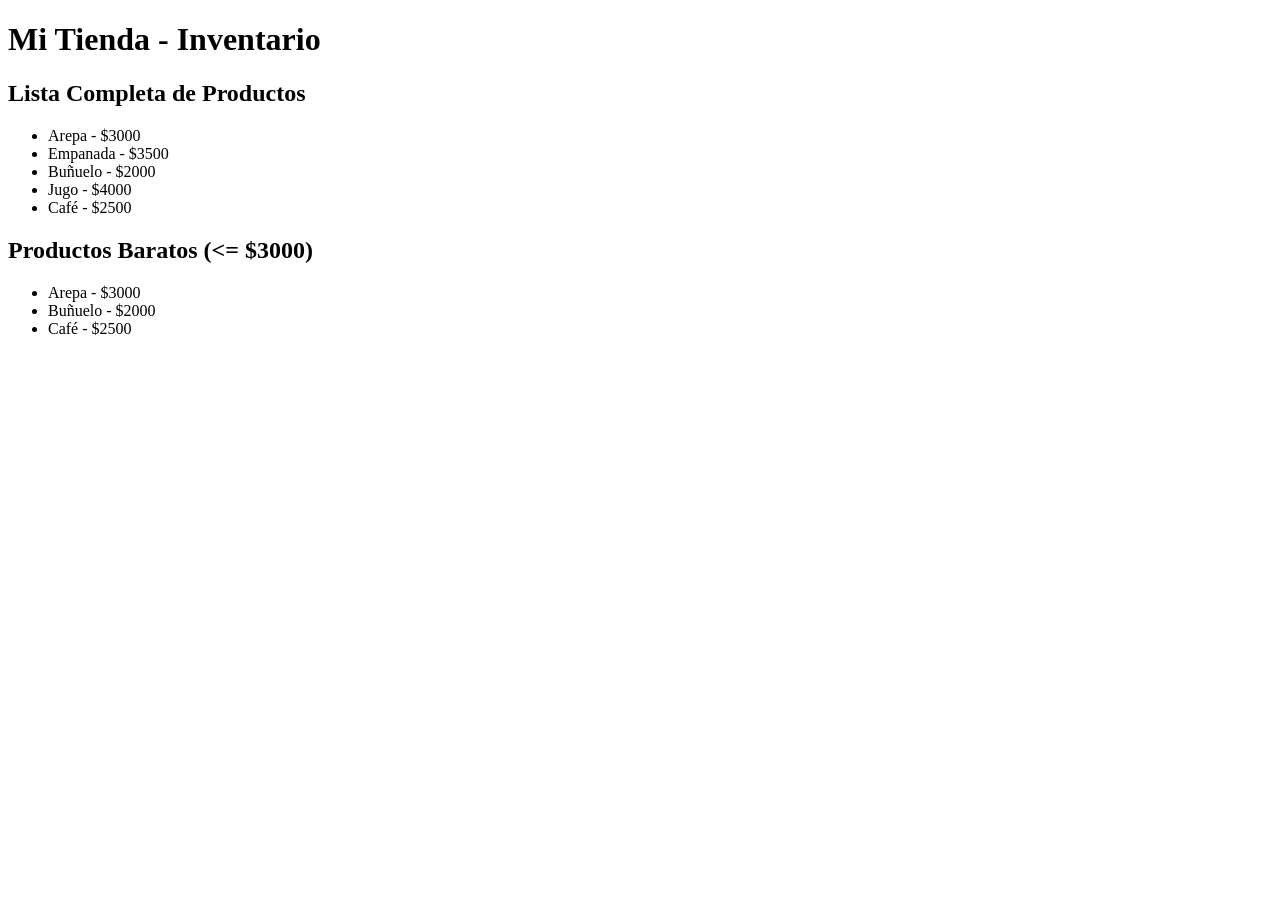
<file: .vscode/Trabajo de JAVA/index.html>
<!DOCTYPE html>
<html lang="es">
<head>
    <meta charset="UTF-8">
    <meta name="viewport" content="width=device-width, initial-scale=1.0">
    <title>Inventario de la Tienda</title>
</head>
<body>

    <h1>Mi Tienda - Inventario</h1>

    <h2>Lista Completa de Productos</h2>
    <ul id="lista"></ul>

    <h2>Productos Baratos (<= $3000)</h2>
    <ul id="lista-baratos"></ul>

  
    <script src="app.js"></script>
</body>
</html>
</file>
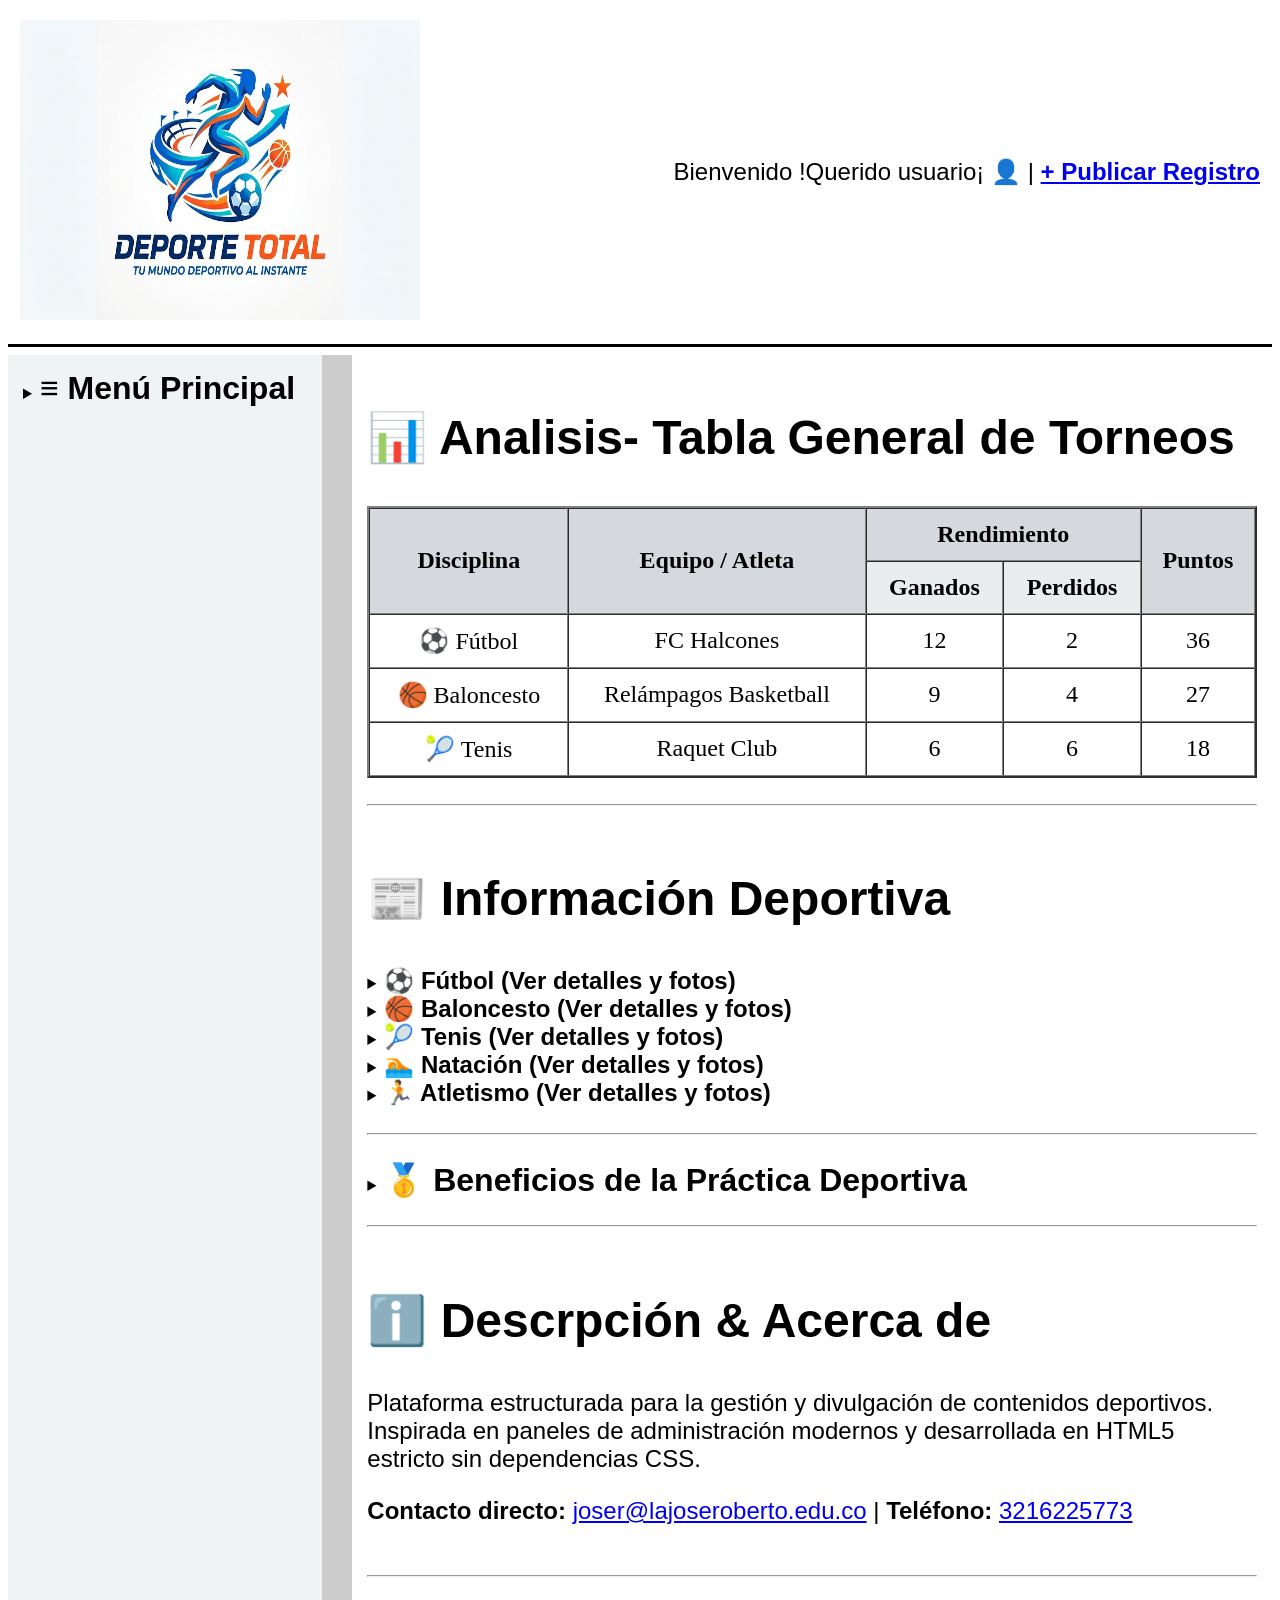
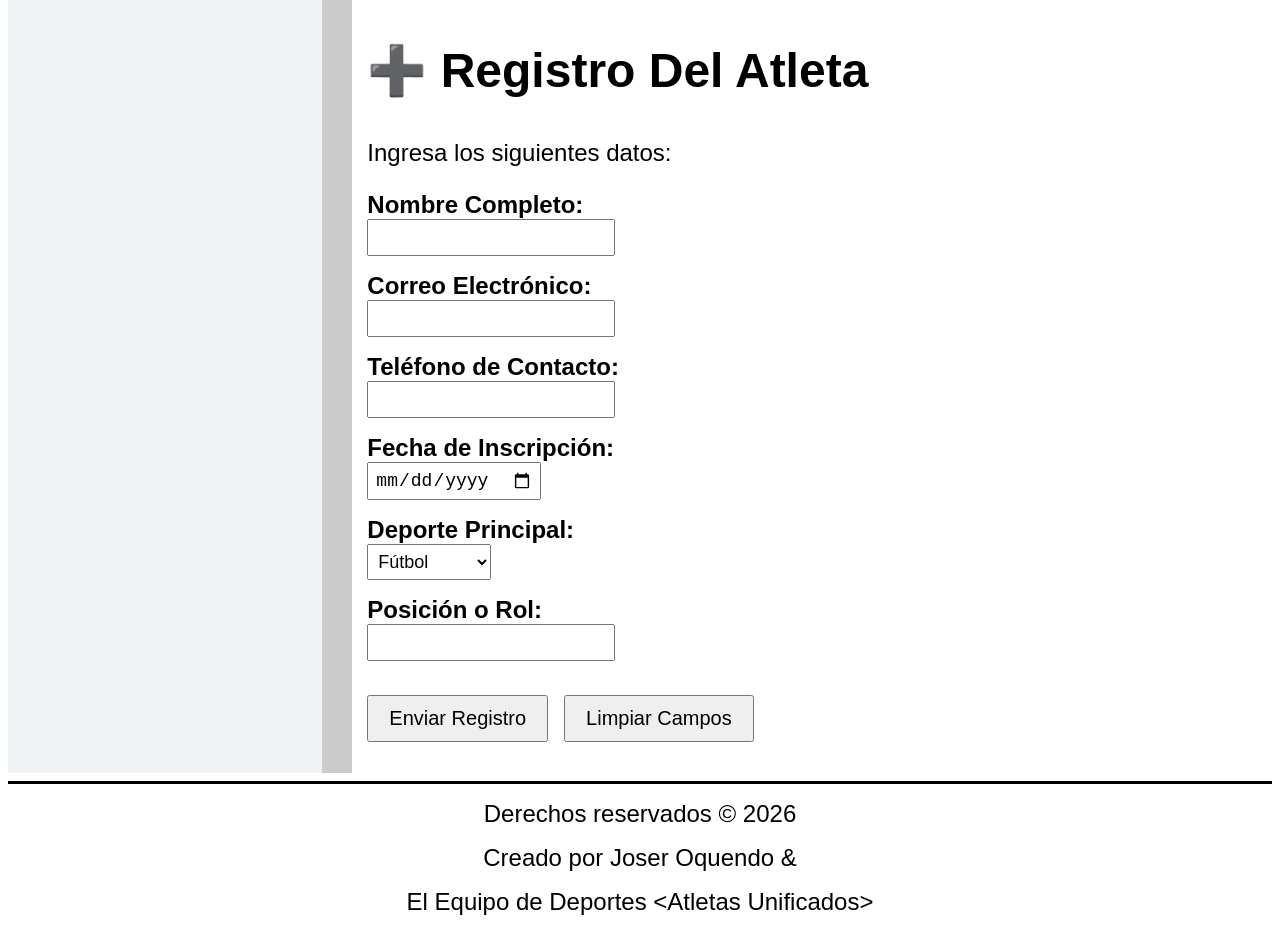
<file: estructura.html>
<!DOCTYPE html>
<html lang="es">
<head>
    <meta charset="UTF-8">
    <meta name="viewport" content="width=device-width, initial-scale=1.0">
    <title>El Mundo de los Deportes </title>
</head>
<body>

    
    <header>
        <table width="100%" border="0" cellpadding="12" cellspacing="0">
            <tr>
                <td align="left" valign="middle">
                    <img src="LOGO.jpg" alt="Logo Deportes" width="400" height="300">
                </td>
                <td align="right" valign="middle">
                    <font size="5" face="Arial">
                        Bienvenido !Querido usuario¡ 👤 
                        | <a href="#contacto"><strong>+ Publicar Registro</strong></a>
                    </font>
                </td>
            </tr>
        </table>
        <hr size="3" color="#000000">
    </header>

    
    <table width="100%" border="0" cellpadding="15" cellspacing="0">
        <tr valign="top">
            
            
            <td width="25%" bgcolor="#F0F3F4">
                <aside>
                    <details>
                        <summary>
                            <font size="6" face="Arial"><strong>≡ Menú Principal</strong></font>
                        </summary>
                        <br>
                        <nav>
                            <ul>
                                <li>
                                    <font size="5"><a href="#posiciones">📊 <strong>Analisis / Tabla</strong></a></font>
                                </li>
                                <li>
                                    <font size="5"><a href="#deportes-grid">📰 <strong>Disciplinas &amp; Artículos</strong></a></font>
                                </li>
                                <li>
                                    <font size="5"><a href="#beneficios">🥇 <strong>Beneficios Deportivos</strong></a></font>
                                </li>
                                <li>
                                    <font size="5"><a href="#acerca">ℹ️ <strong>Settings / Acerca de</strong></a></font>
                                </li>
                                <li>
                                    <font size="5"><a href="#contacto">➕ <strong>Registro / Publicar</strong></a></font>
                                </li>
                            </ul>
                        </nav>
                    </details>
                </aside>
            </td>

            
            <td width="2" bgcolor="#CCCCCC"></td>

            
            <td width="73%">
                <main>

                    
                    <section id="posiciones">
                        <font size="6" face="Arial"><h2>📊 Analisis- Tabla General de Torneos</h2></font>
                       
                        <table border="2" width="100%" cellpadding="12" cellspacing="0">
                            <thead>
                                <tr bgcolor="#D5D8DC">
                                    <th rowspan="2"><font size="5">Disciplina</font></th>
                                    <th rowspan="2"><font size="5">Equipo / Atleta</font></th>
                                    <th colspan="2"><font size="5">Rendimiento</font></th>
                                    <th rowspan="2"><font size="5">Puntos</font></th>
                                </tr>
                                <tr bgcolor="#EAEDED">
                                    <th><font size="5">Ganados</font></th>
                                    <th><font size="5">Perdidos</font></th>
                                </tr>
                            </thead>
                            <tbody>
                                <tr align="center">
                                    <td><font size="5">⚽ Fútbol</font></td>
                                    <td><font size="5">FC Halcones</font></td>
                                    <td><font size="5">12</font></td>
                                    <td><font size="5">2</font></td>
                                    <td><font size="5">36</font></td>
                                </tr>
                                <tr align="center">
                                    <td><font size="5">🏀 Baloncesto</font></td>
                                    <td><font size="5">Relámpagos Basketball</font></td>
                                    <td><font size="5">9</font></td>
                                    <td><font size="5">4</font></td>
                                    <td><font size="5">27</font></td>
                                </tr>
                                <tr align="center">
                                    <td><font size="5">🎾 Tenis</font></td>
                                    <td><font size="5">Raquet Club</font></td>
                                    <td><font size="5">6</font></td>
                                    <td><font size="5">6</font></td>
                                    <td><font size="5">18</font></td>
                                </tr>
                            </tbody>
                        </table>
                    </section>

                    <br><hr size="2"><br>

                
                    <section id="deportes-grid">
                        <font size="6" face="Arial"><h2>📰 Información Deportiva</h2></font>
                        
                        <details>
                            <summary><font size="5" face="Arial"><strong>⚽ Fútbol (Ver detalles y fotos)</strong></font></summary>
                            <br>
                            <font size="5" face="Arial">
                                <p>El fútbol es un deporte de equipo jugado entre dos conjuntos de once jugadores. El objetivo principal es marcar más goles que el rival introduciendo el balón en la portería contraria.</p>
                            </font>
                            <img src="https://images.unsplash.com/photo-1579952363873-27f3bade9f55?auto=format&fit=crop&w=500&q=80" alt="Fútbol" width="380" loading="lazy">
                        </details>

                        <details>
                            <summary><font size="5" face="Arial"><strong>🏀 Baloncesto (Ver detalles y fotos)</strong></font></summary>
                            <br>
                            <font size="5" face="Arial">
                                <p>Juego dinámico entre dos equipos de cinco jugadores cuyo objetivo es encestar el balón en la canasta elevada del equipo contrario mediante pases y botes continuos.</p>
                            </font>
                            <img src="https://images.unsplash.com/photo-1546519638-68e109498ffc?auto=format&fit=crop&w=500&q=80" alt="Baloncesto" width="380" loading="lazy">
                        </details>

                        <details>
                            <summary><font size="5" face="Arial"><strong>🎾 Tenis (Ver detalles y fotos)</strong></font></summary>
                            <br>
                            <font size="5" face="Arial">
                                <p>Deporte que se disputa entre dos jugadores (individuales) o dos parejas (dobles). Se utiliza una raqueta para golpear la pelota por encima de la red central.</p>
                            </font>
                            <img src="https://images.unsplash.com/photo-1595435934249-5df7ed86e1c0?auto=format&fit=crop&w=500&q=80" alt="Tenis" width="380" loading="lazy">
                        </details>

                        <details>
                            <summary><font size="5" face="Arial"><strong>🏊 Natación (Ver detalles y fotos)</strong></font></summary>
                            <br>
                            <font size="5" face="Arial">
                                <p>Deporte acuático completo de bajo impacto que consiste en desplazarse en el agua mediante técnicas como crol, espalda, braza y mariposa.</p>
                            </font>
                            <img src="https://images.unsplash.com/photo-1530549387789-4c1017266635?auto=format&fit=crop&w=500&q=80" alt="Natación" width="380" loading="lazy">
                        </details>

                        <details>
                            <summary><font size="5" face="Arial"><strong>🏃 Atletismo (Ver detalles y fotos)</strong></font></summary>
                            <br>
                            <font size="5" face="Arial">
                                <p>Abarca disciplinas agrupadas en carreras, saltos, lanzamientos y pruebas combinadas. Pone a prueba la resistencia, velocidad y fuerza humana.</p>
                            </font>
                            <img src="https://images.unsplash.com/photo-1461896836934-ffe607ba8211?auto=format&fit=crop&w=500&q=80" alt="Atletismo" width="380" loading="lazy">
                        </details>
                    </section>

                    <br><hr size="2"><br>

                    
                    <section id="beneficios">
                        <details>
                            <summary><font size="6" face="Arial"><strong>🥇 Beneficios de la Práctica Deportiva</strong></font></summary>
                            <br>
                            <font size="5" face="Arial">
                                <ul>
                                    <li>Mejora la condición física, la fuerza y la respuesta cardiovascular.</li>
                                    <li>Ayuda a mantener un estilo de vida saludable y metabólicamente activo.</li>
                                    <li>Reduce drásticamente el estrés, la ansiedad y mejora el estado de ánimo.</li>
                                    <li>Fomenta el trabajo en equipo, la agilidad mental y la socialización.</li>
                                </ul>
                            </font>
                        </details>
                    </section>

                    <br><hr size="2"><br>

                    
                    <section id="acerca">
                        <font size="6" face="Arial"><h2>ℹ️ Descrpción &amp; Acerca de</h2></font>
                        <font size="5" face="Arial">
                            <p>Plataforma estructurada para la gestión y divulgación de contenidos deportivos. Inspirada en paneles de administración modernos y desarrollada en HTML5 estricto sin dependencias CSS.</p>
                            <p><strong>Contacto directo:</strong> <a href="mailto:joser@lajoseroberto.edu.co">joser@lajoseroberto.edu.co</a> | <strong>Teléfono:</strong> <a href="tel:3216225773">3216225773</a></p>
                        </font>
                    </section>

                    <br><hr size="2"><br>

                    <section id="contacto">
    
    <font size="6" face="Arial">
        <h2>➕ Registro Del Atleta</h2>
    </font>

    <font size="5" face="Arial">
        <p>Ingresa los siguientes datos:</p>
    </font>

    <form action="#" method="post">

        
        <p>
            <font size="5" face="Arial"><b>Nombre Completo:</b></font><br>
            <input type="text" name="nombre_atleta"  required style="font-size: 18px; padding: 6px;">
        </p>

        
        <p>
            <font size="5" face="Arial"><b>Correo Electrónico:</b></font><br>
            <input type="email" name="correo_contacto"  required style="font-size: 18px; padding: 6px;">
        </p>

    
        <p>
            <font size="5" face="Arial"><b>Teléfono de Contacto:</b></font><br>
            <input type="tel" name="telefono_atleta"  style="font-size: 18px; padding: 6px;">
        </p>

        
        <p>
            <font size="5" face="Arial"><b>Fecha de Inscripción:</b></font><br>
            <input type="date" name="fecha_nacimiento" required style="font-size: 18px; padding: 6px;">
        </p>

        <p>
            <font size="5" face="Arial"><b>Deporte Principal:</b></font><br>
            <select name="deporte_interes" style="font-size: 18px; padding: 6px;">
                <option value="futbol">Fútbol</option>
                <option value="baloncesto">Baloncesto</option>
                <option value="tenis">Tenis</option>
                <option value="natacion">Natación</option>
                <option value="atletismo">Atletismo</option>
            </select>
        </p>

    
        <p>
            <font size="5" face="Arial"><b>Posición o Rol:</b></font><br>
            <input type="text" name="posicion_atleta"  style="font-size: 18px; padding: 6px;">
        </p>
        
        <p>
            <br>
            <input type="submit" value="Enviar Registro" style="font-size: 20px; padding: 10px 20px;">
            &nbsp;&nbsp;
            <input type="reset" value="Limpiar Campos" style="font-size: 20px; padding: 10px 20px;">
        </p>

    </form>
</section>

                </main>
            </td>
        </tr>
    </table>

    <hr size="3" color="#000000">

    
    <footer>
        <p align="center" >
            <font size="5" face="Arial" bgcolor="#4169E1">
                Derechos reservados &copy; 2026 
            </font>
        </p>
         <p align="center" >
            <font size="5" face="Arial" bgcolor="#4169E1">
                 Creado por Joser Oquendo &amp; 
            </font>
        </p>
         <p align="center" >
            <font size="5" face="Arial" bgcolor="#4169E1">
               El Equipo de Deportes &lt;Atletas Unificados&gt;
            </font>
        </p>
    </footer>

</body>
</html>
</file>
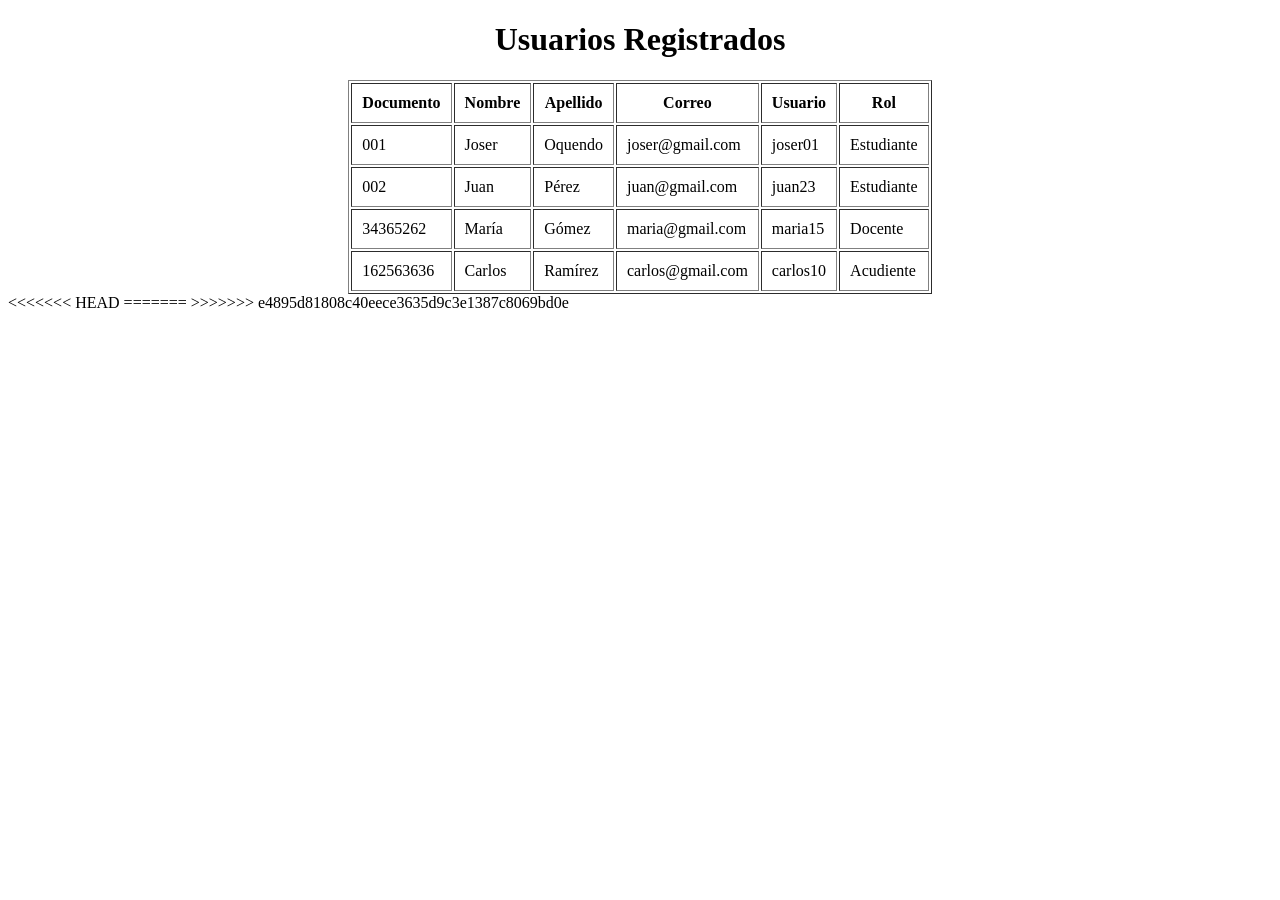
<file: list.html>
<!DOCTYPE html>
<html lang="es">
<head>
    <meta charset="UTF-8">
    <title>Usuarios Registrados</title>
</head>

<body>

     <center><h1>Usuarios Registrados</h1></center>

   <center><table border="1" cellpadding="10">
        
        <thead>
            <tr>
                <th>Documento</th>
                <th>Nombre</th>
                <th>Apellido</th>
                <th>Correo</th>
                <th>Usuario</th>
                <th>Rol</th>
            </tr>
        </thead>

        <tbody>
            <tr>
                <td>001</td>
                <td>Joser</td>
                <td>Oquendo</td>
                <td>joser@gmail.com</td>
                <td>joser01</td>
                <td>Estudiante</td>
            </tr>

            <tr>
                <td>002</td>
                <td>Juan</td>
                <td>Pérez</td>
                <td>juan@gmail.com</td>
                <td>juan23</td>
                <td>Estudiante</td>
            </tr>

            <tr>
                <td>34365262</td>
                <td>María</td>
                <td>Gómez</td>
                <td>maria@gmail.com</td>
                <td>maria15</td>
                <td>Docente</td>
            </tr>

            <tr>
                <td>162563636</td>
                <td>Carlos</td>
                <td>Ramírez</td>
                <td>carlos@gmail.com</td>
                <td>carlos10</td>
                <td>Acudiente</td>
            </tr>
        </tbody>

    </table></center> 

</body>
<<<<<<< HEAD
</html>
=======
</html>

>>>>>>> e4895d81808c40eece3635d9c3e1387c8069bd0e
</file>
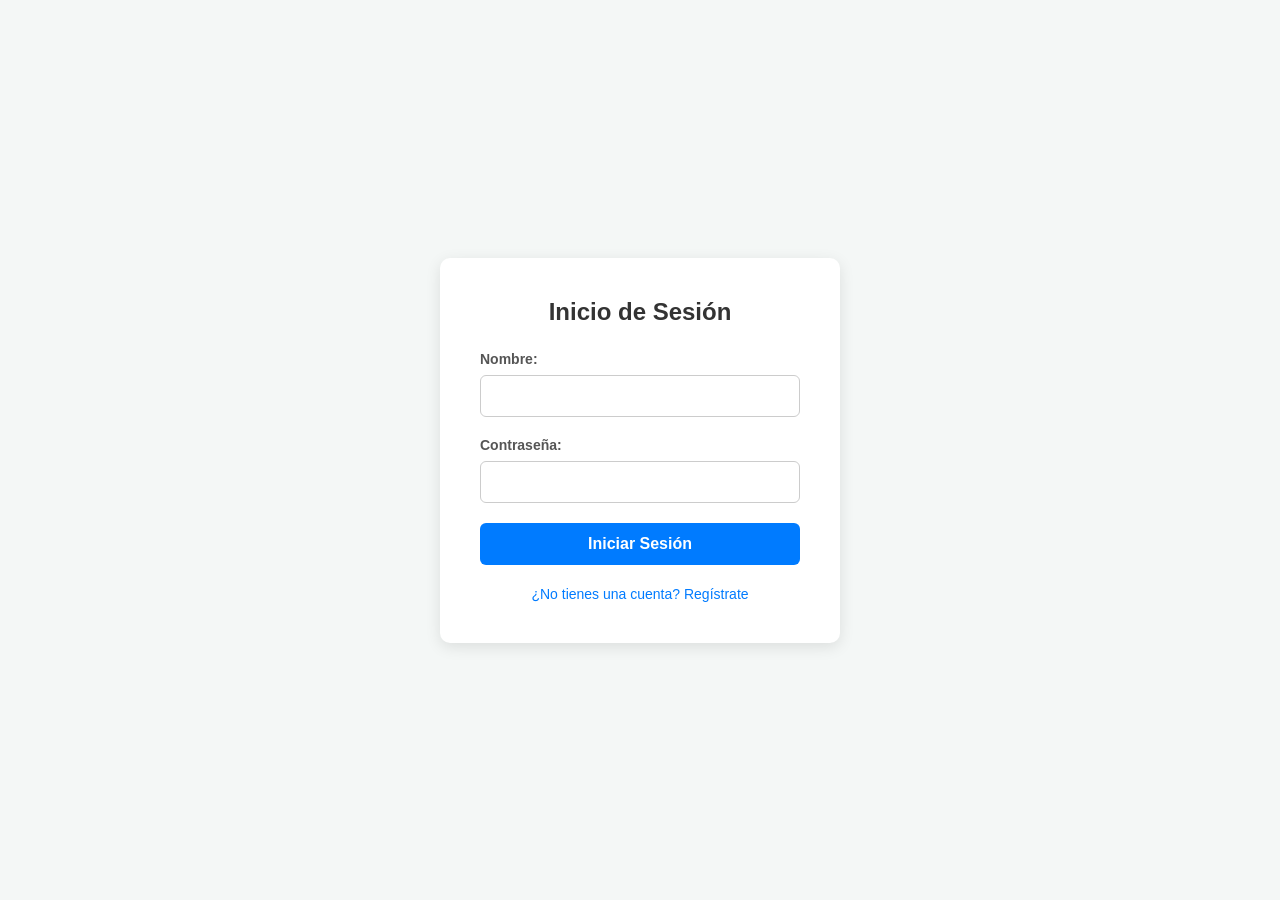
<file: login.html>
<!DOCTYPE html>
<html lang="es">
<head>
    <meta charset="UTF-8">
    <meta name="viewport" content="width=device-width, initial-scale=1.0">
    <title>Inicio de Sesión</title>
    <link rel="stylesheet" href="css/login.css">
</head>
<body>

    <div class="login-container">
        <h1>Inicio de Sesión</h1>

        <form action="index.html">
            <div class="form-group">
                <label for="username">Nombre:</label>
                <input type="text" id="username" required>
            </div>

            <div class="form-group">
                <label for="password">Contraseña:</label>
                <input type="password" id="password" required>
            </div>

            <button type="submit" class="btn-submit">Iniciar Sesión</button>
        </form>

        <div class="register-link">
            <a href="register.html">¿No tienes una cuenta? Regístrate</a>
        </div>
    </div>

</body>
</html>
</file>
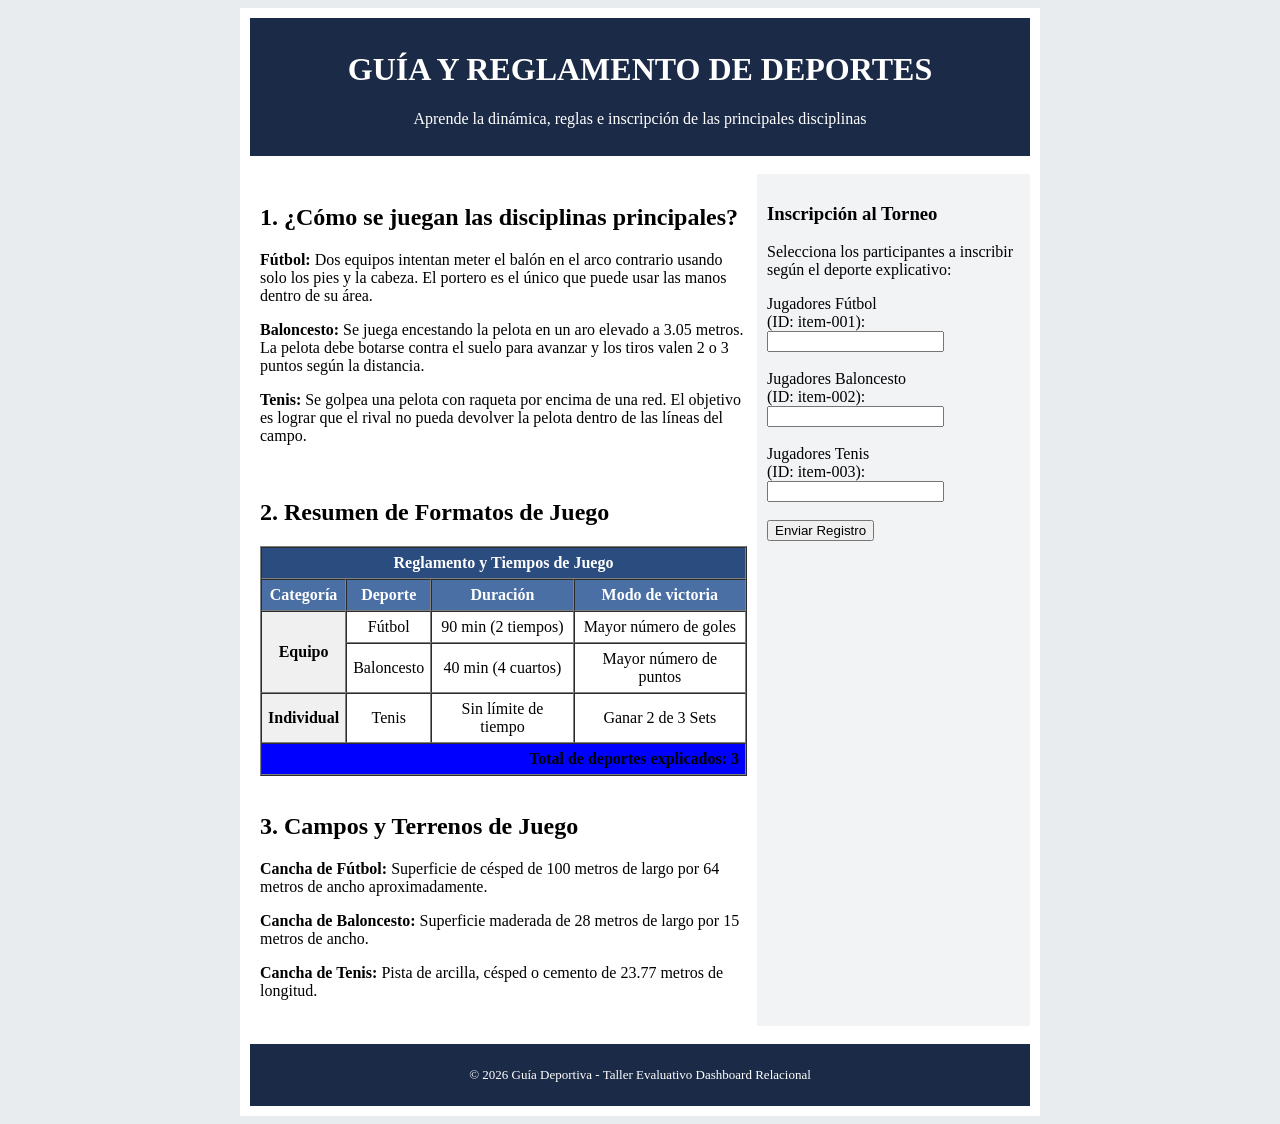
<file: modificacion.html>
<!DOCTYPE html>
<html lang="es">
<head>
    <meta charset="UTF-8">
    <title>Taller evaluativo Rutas integradas</title>
</head>
<body bgcolor="#e9ecef">

    <table align="center" width="800" border="0" cellpadding="10" cellspacing="0" bgcolor="#ffffff">
        <tr>
            <td>

                
                <header>
                    <table width="100%" border="0" cellpadding="10" bgcolor="#1b2a47">
                        <tr>
                            <td align="center">
                                <h1><font color="#ffffff">GUÍA Y REGLAMENTO DE DEPORTES</font></h1>
                                <p><font color="#ffffff">Aprende la dinámica, reglas e inscripción de las principales disciplinas</font></p>
                            </td>
                        </tr>
                    </table>
                </header>

                <br>


                <table width="100%" border="0" cellpadding="10" cellspacing="0">
                    <tr valign="top">
                        
                        
                        <td width="65%">
                        
                            <main>

                                
                                <section id="como-se-juega">
                                    <h2>1. ¿Cómo se juegan las disciplinas principales?</h2>
                                    <p><b>Fútbol:</b> Dos equipos intentan meter el balón en el arco contrario usando solo los pies y la cabeza. El portero es el único que puede usar las manos dentro de su área.</p>
                                    <p><b>Baloncesto:</b> Se juega encestando la pelota en un aro elevado a 3.05 metros. La pelota debe botarse contra el suelo para avanzar y los tiros valen 2 o 3 puntos según la distancia.</p>
                                    <p><b>Tenis:</b> Se golpea una pelota con raqueta por encima de una red. El objetivo es lograr que el rival no pueda devolver la pelota dentro de las líneas del campo.</p>
                                </section>

                                <br>

                                
                                <section id="tabla-reglas">
                                    <h2>2. Resumen de Formatos de Juego</h2>
                                    
                                    <table border="1" width="100%" cellpadding="6" cellspacing="0">
                                        <colgroup>
                                            <col bgcolor="#f0f0f0">
                                            <col>
                                            <col>
                                            <col>
                                        </colgroup>
                                        <thead>
                                        
                                            <tr bgcolor="#2b4c7e">
                                                <th colspan="4"><font color="#ffffff">Reglamento y Tiempos de Juego</font></th>
                                            </tr>
                                            <tr bgcolor="#4a6fa5">
                                                <th><font color="#ffffff">Categoría</font></th>
                                                <th><font color="#ffffff">Deporte</font></th>
                                                <th><font color="#ffffff">Duración</font></th>
                                                <th><font color="#ffffff">Modo de victoria</font></th>
                                            </tr>
                                        </thead>
                                        <tbody>
                                            
                                            <tr id="item-001" align="center">
                                             
                                                <td rowspan="2"><b>Equipo</b></td>
                                                <td>Fútbol</td>
                                                <td>90 min (2 tiempos)</td>
                                                <td>Mayor número de goles</td>
                                            </tr>
                                            <tr id="item-002" align="center">
                                                <td>Baloncesto</td>
                                                <td>40 min (4 cuartos)</td>
                                                <td>Mayor número de puntos</td>
                                            </tr>
                                            <tr id="item-003" align="center">
                                                <td><b>Individual</b></td>
                                                <td>Tenis</td>
                                                <td>Sin límite de tiempo</td>
                                                <td>Ganar 2 de 3 Sets</td>
                                            </tr>
                                        </tbody>
                                        <tfoot>
                                            <tr bgcolor="blue">
                                                <td colspan="4" align="right"><b>Total de deportes explicados: 3</b></td>
                                            </tr>
                                        </tfoot>
                                    </table>
                                </section>

                                <br>

                                
                                <section id="campos">
                                    <h2>3. Campos y Terrenos de Juego</h2>
                                    <p><b>Cancha de Fútbol:</b> Superficie de césped de 100 metros de largo por 64 metros de ancho aproximadamente.</p>
                                    <p><b>Cancha de Baloncesto:</b> Superficie maderada de 28 metros de largo por 15 metros de ancho.</p>
                                    <p><b>Cancha de Tenis:</b> Pista de arcilla, césped o cemento de 23.77 metros de longitud.</p>
                                </section>

                            </main>
                        </td>

                        
                        <td width="35%" bgcolor="#f1f3f5">
                            
                            <aside>
                                <h3>Inscripción al Torneo</h3>
                                <p>Selecciona los participantes a inscribir según el deporte explicativo:</p>

                                <form action="/inscripcion" method="POST">
                                    
            

                                    
                                    <label for="req-001">Jugadores Fútbol<br>(ID: item-001):</label><br>
                                    <input type="number" id="req-001" name="futbol" tabindex="1"><br><br>

                            
                                    <label for="req-002">Jugadores Baloncesto<br>(ID: item-002):</label><br>
                                    <input type="number" id="req-002" name="baloncesto" tabindex="2"><br><br>

                                    
                                    <label for="req-003">Jugadores Tenis<br>(ID: item-003):</label><br>
                                    <input type="number" id="req-003" name="tenis" tabindex="3"><br><br>

                                    <input type="submit" value="Enviar Registro" tabindex="4">
                                </form>
                            </aside>
                        </td>

                    </tr>
                </table>

                <br>

            
                <footer>
                    <table width="100%" border="0" cellpadding="8" bgcolor="#1b2a47">
                        <tr>
                            <td align="center">
                                <font color="#ffffff" size="2">
                                    <p>&copy; 2026 Guía Deportiva - Taller Evaluativo Dashboard Relacional</p>
                                </font>
                            </td>
                        </tr>
                    </table>
                </footer>

            </td>
        </tr>
    </table>

</body>
</html>
</file>
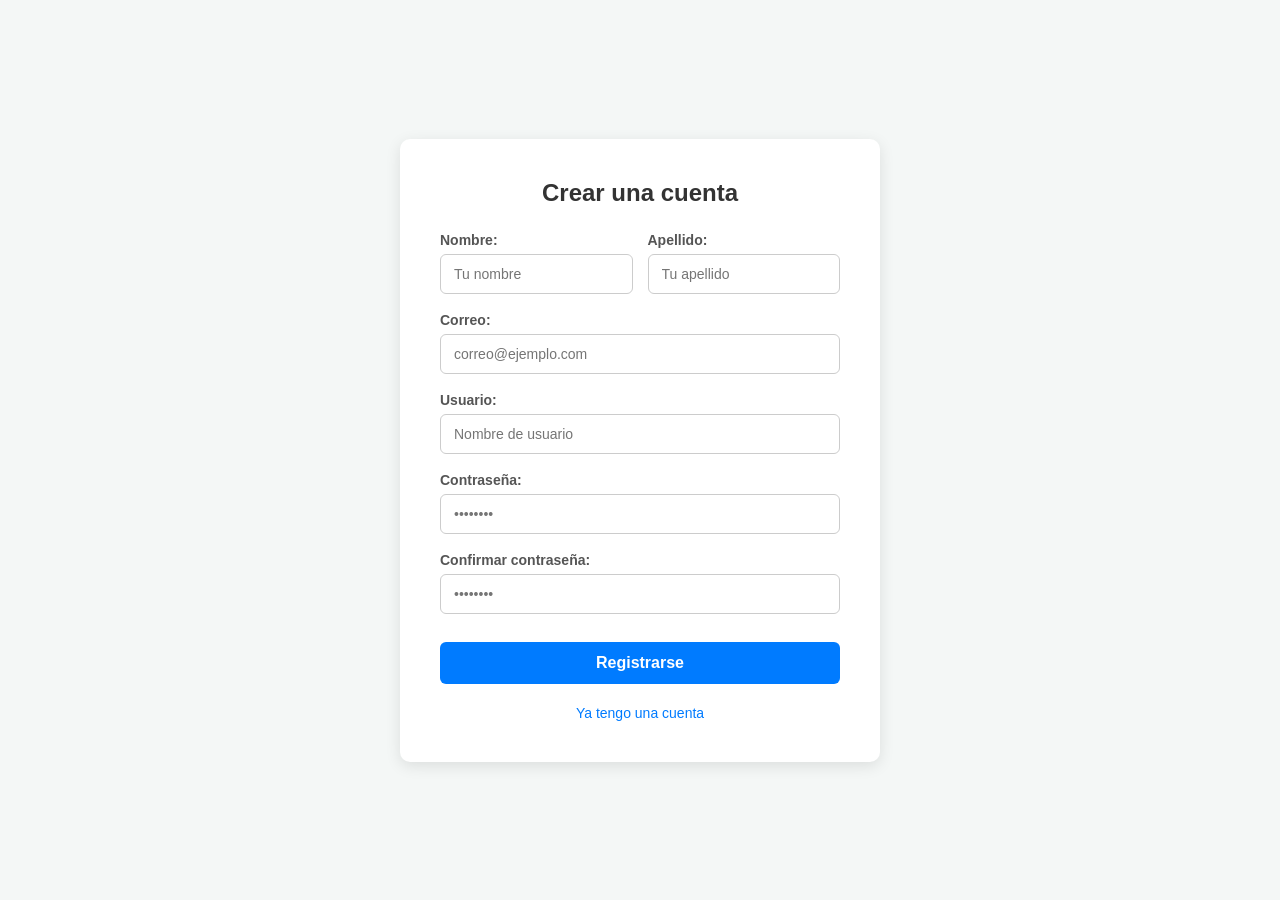
<file: register.html>
<!DOCTYPE html>
<html lang="es">
<head>
    <meta charset="UTF-8">
    <meta name="viewport" content="width=device-width, initial-scale=1.0">
    <title>Registro</title>
    <link rel="stylesheet" href="css/register.css">
</head>
<body>

    <div class="register-container">
        <h1>Crear una cuenta</h1>

        <form action="login.html">

            <div class="form-row">
                <div class="form-group">
                    <label for="nombre">Nombre:</label>
                    <input type="text" id="nombre" name="nombre" required placeholder="Tu nombre">
                </div>

                <div class="form-group">
                    <label for="apellido">Apellido:</label>
                    <input type="text" id="apellido" name="apellido" required placeholder="Tu apellido">
                </div>
            </div>

            <div class="form-group">
                <label for="email">Correo:</label>
                <input type="email" id="email" name="email" required placeholder="correo@ejemplo.com">
            </div>

            <div class="form-group">
                <label for="usuario">Usuario:</label>
                <input type="text" id="usuario" name="usuario" required placeholder="Nombre de usuario">
            </div>

            <div class="form-group">
                <label for="password">Contraseña:</label>
                <input type="password" id="password" name="password" required placeholder="••••••••">
            </div>

            <div class="form-group">
                <label for="confirm_password">Confirmar contraseña:</label>
                <input type="password" id="confirm_password" name="confirm_password" required placeholder="••••••••">
            </div>

            <button type="submit" class="btn-submit">Registrarse</button>

        </form>

        <div class="login-link">
            <a href="login.html">Ya tengo una cuenta</a>
        </div>
    </div>

</body>
</html>
</file>
<file: css/login.css>
* {
    box-sizing: border-box;
    margin: 0;
    padding: 0;
    font-family: 'Segoe UI', Tahoma, Geneva, Verdana, sans-serif;
}

body {
    background-color: #f4f7f6;
    display: flex;
    justify-content: center;
    align-items: center;
    min-height: 100vh;
}

.login-container {
    background-color: #ffffff;
    padding: 40px;
    border-radius: 10px;
    box-shadow: 0 4px 15px rgba(0, 0, 0, 0.1);
    width: 100%;
    max-width: 400px;
}

h1 {
    text-align: center;
    color: #333333;
    margin-bottom: 25px;
    font-size: 24px;
}

.form-group {
    margin-bottom: 20px;
}

label {
    display: block;
    margin-bottom: 8px;
    color: #555555;
    font-size: 14px;
    font-weight: 600;
}

input[type="text"],
input[type="password"] {
    width: 100%;
    padding: 12px;
    border: 1px solid #cccccc;
    border-radius: 6px;
    font-size: 14px;
    transition: border-color 0.3s ease;
}

input[type="text"]:focus,
input[type="password"]:focus {
    outline: none;
    border-color: #007bff;
}

.btn-submit {
    width: 100%;
    padding: 12px;
    background-color: #007bff;
    color: white;
    border: none;
    border-radius: 6px;
    font-size: 16px;
    font-weight: bold;
    cursor: pointer;
    transition: background-color 0.3s ease;
}

.btn-submit:hover {
    background-color: #0056b3;
}

.register-link {
    text-align: center;
    margin-top: 20px;
}

.register-link a {
    color: #007bff;
    text-decoration: none;
    font-size: 14px;
}

.register-link a:hover {
    text-decoration: underline;
}
</file>
<file: css/register.css>
* {
    box-sizing: border-box;
    margin: 0;
    padding: 0;
    font-family: 'Segoe UI', Tahoma, Geneva, Verdana, sans-serif;
}

body {
    background-color: #f4f7f6;
    display: flex;
    justify-content: center;
    align-items: center;
    min-height: 100vh;
    padding: 20px;
}

.register-container {
    background-color: #ffffff;
    padding: 40px;
    border-radius: 10px;
    box-shadow: 0 4px 15px rgba(0, 0, 0, 0.1);
    width: 100%;
    max-width: 480px;
}

h1 {
    text-align: center;
    color: #333333;
    margin-bottom: 25px;
    font-size: 24px;
}

.form-row {
    display: flex;
    gap: 15px;
}

.form-row .form-group {
    flex: 1;
}

.form-group {
    margin-bottom: 18px;
}

label {
    display: block;
    margin-bottom: 6px;
    color: #555555;
    font-size: 14px;
    font-weight: 600;
}

input[type="text"],
input[type="email"],
input[type="password"] {
    width: 100%;
    padding: 11px 13px;
    border: 1px solid #cccccc;
    border-radius: 6px;
    font-size: 14px;
    transition: border-color 0.3s ease, box-shadow 0.3s ease;
}

input[type="text"]:focus,
input[type="email"]:focus,
input[type="password"]:focus {
    outline: none;
    border-color: #007bff;
    box-shadow: 0 0 5px rgba(0, 123, 255, 0.25);
}

.btn-submit {
    width: 100%;
    padding: 12px;
    background-color: #007bff;
    color: white;
    border: none;
    border-radius: 6px;
    font-size: 16px;
    font-weight: bold;
    cursor: pointer;
    margin-top: 10px;
    transition: background-color 0.3s ease;
}

.btn-submit:hover {
    background-color: #0056b3;
}

.login-link {
    text-align: center;
    margin-top: 20px;
}

.login-link a {
    color: #007bff;
    text-decoration: none;
    font-size: 14px;
}

.login-link a:hover {
    text-decoration: underline;
}

@media (max-width: 480px) {
    .form-row {
        flex-direction: column;
        gap: 0;
    }
}
</file>
